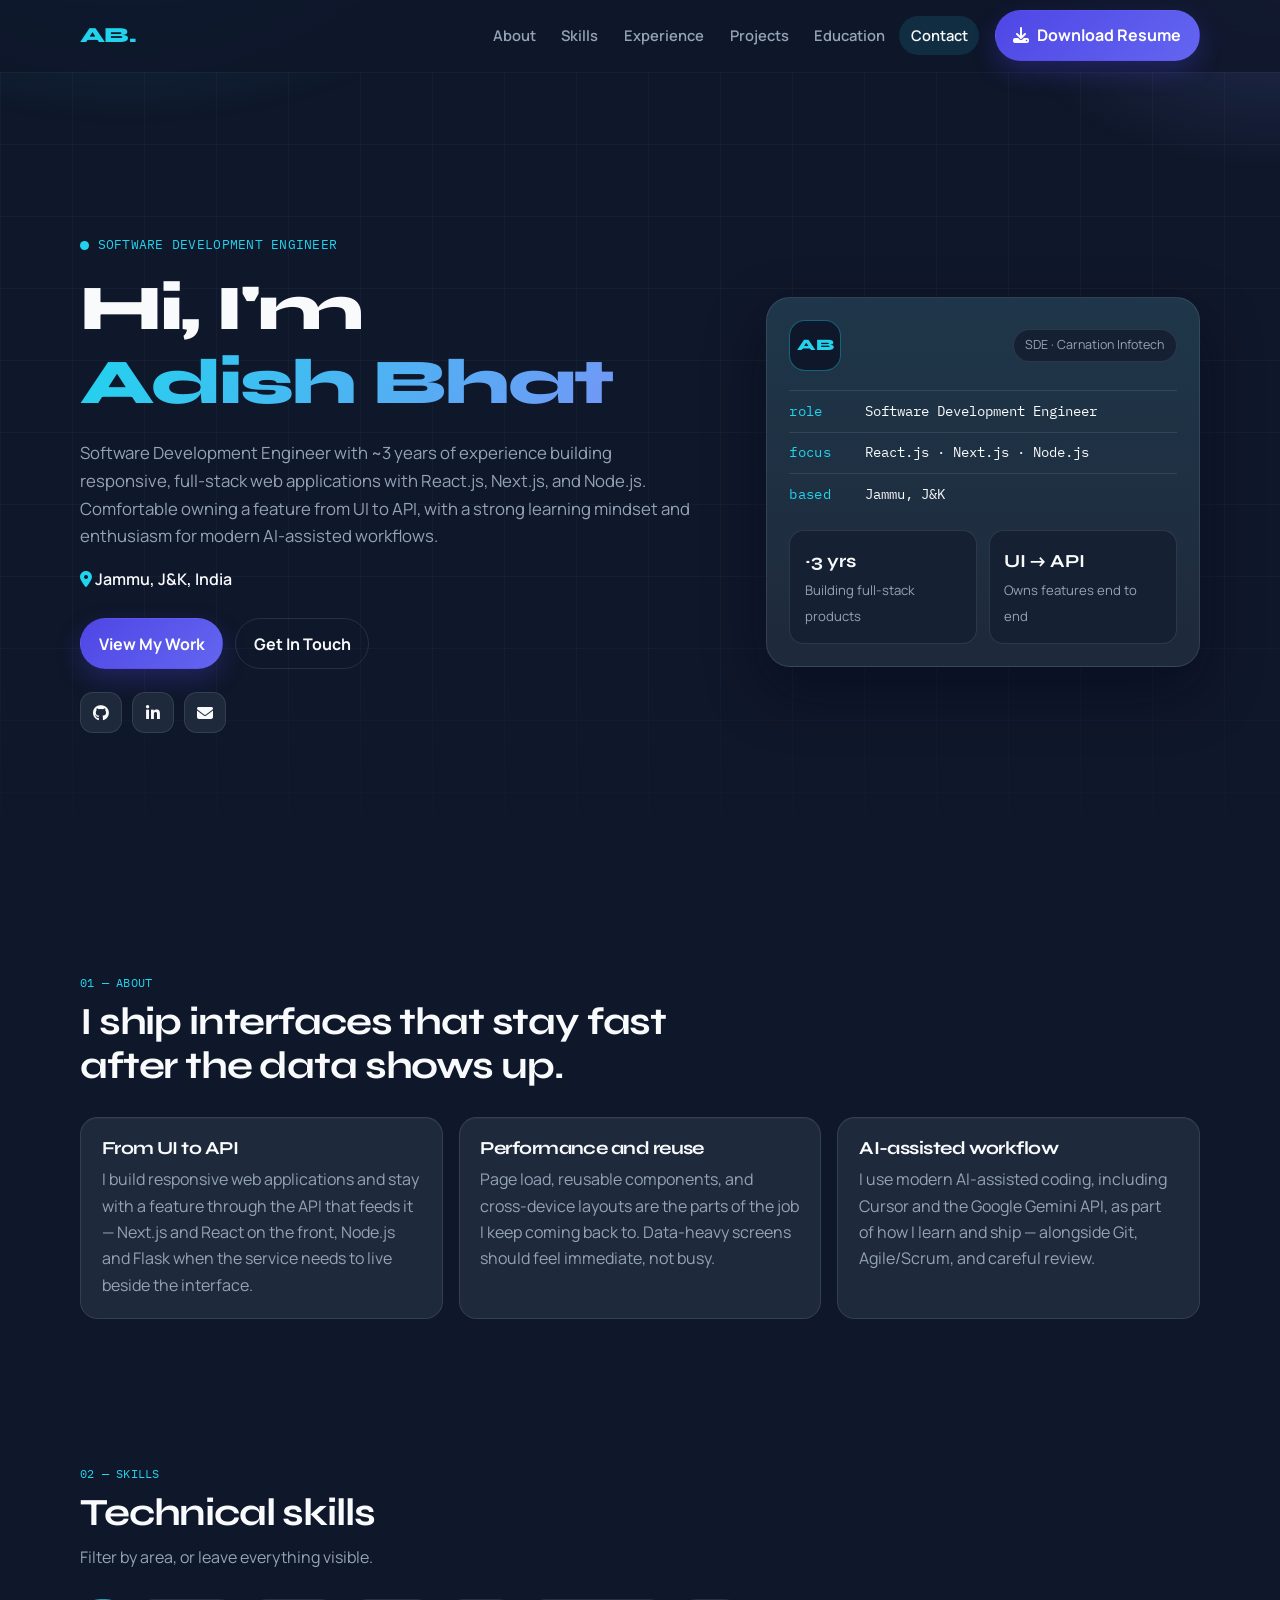
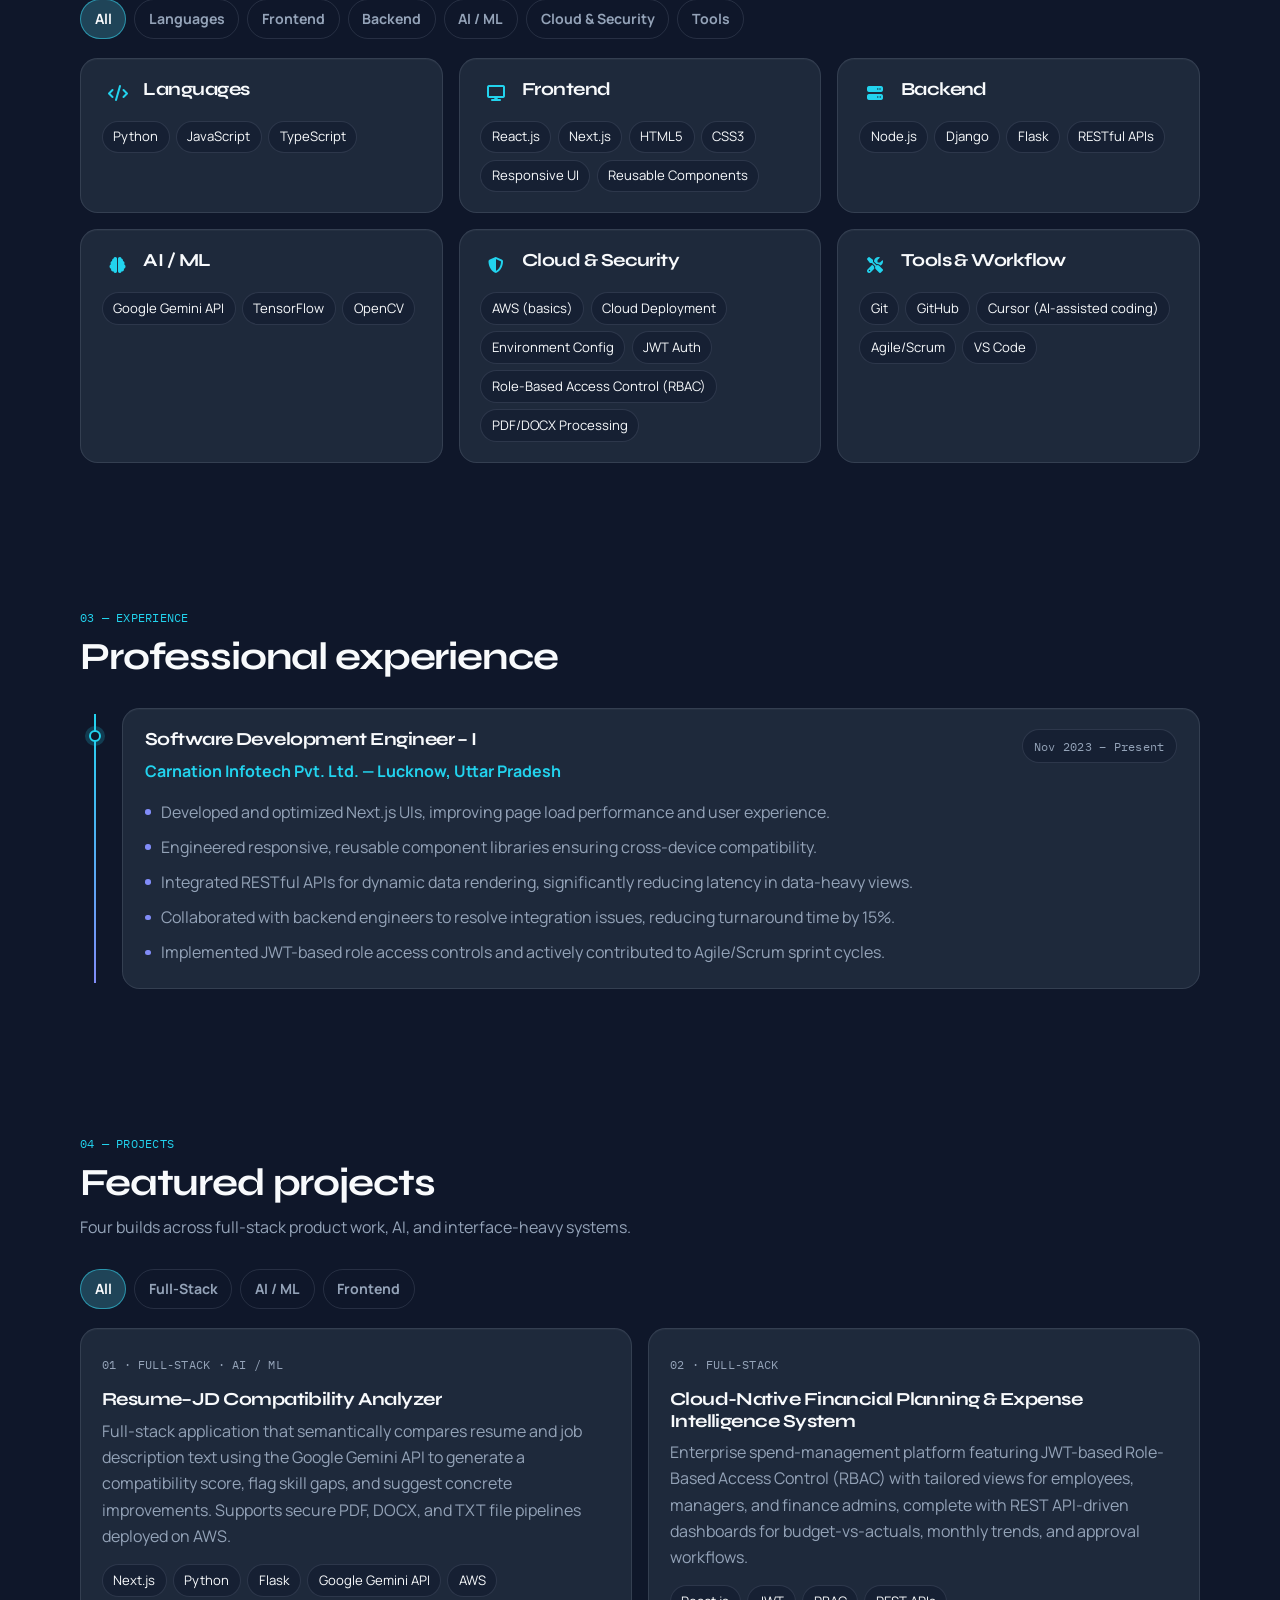
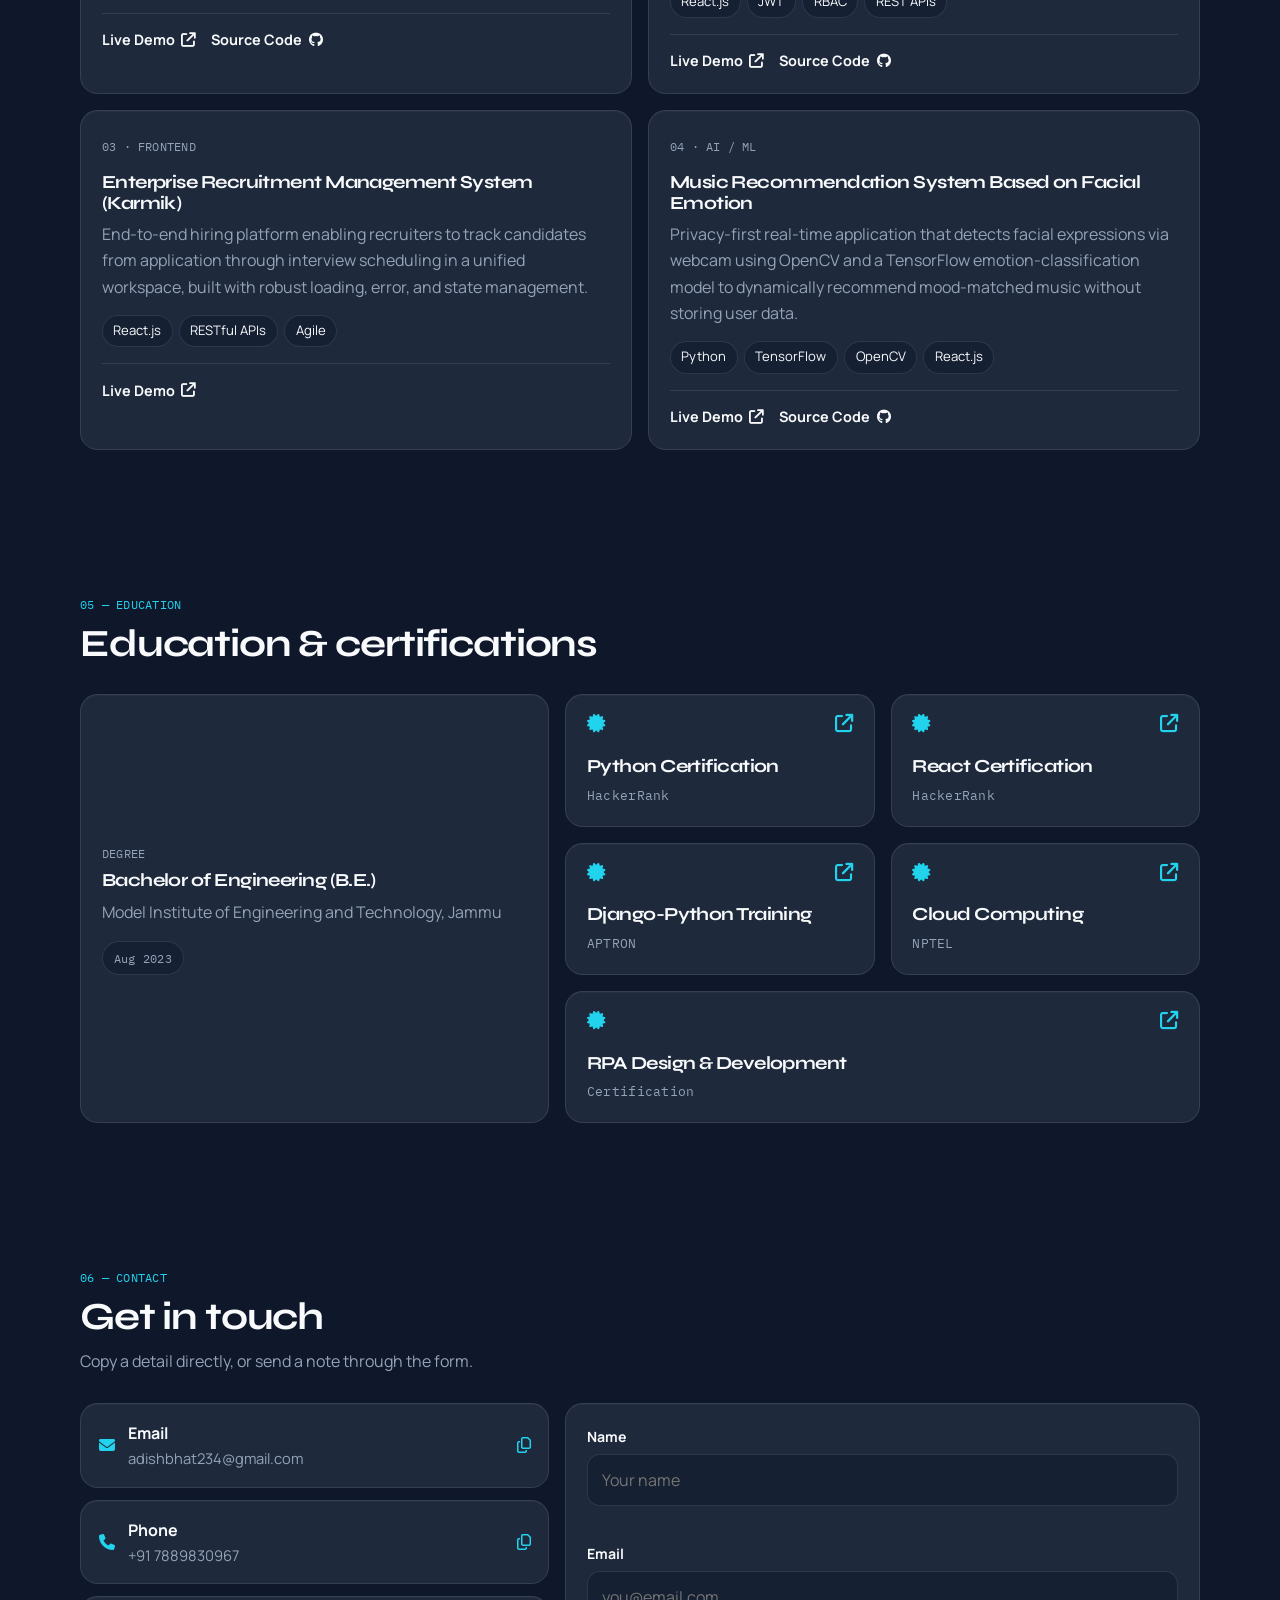
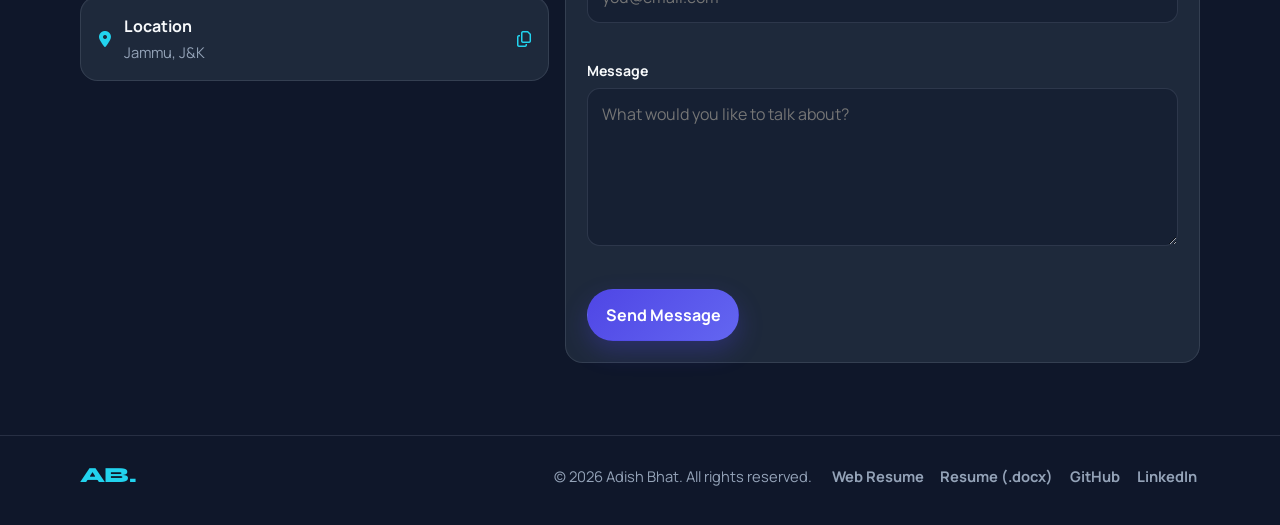
<file: index.html>
<!DOCTYPE html>
<html lang="en">

<head>
  <meta charset="UTF-8">
  <meta name="viewport" content="width=device-width, initial-scale=1.0">
  <meta name="description"
    content="Adish Bhat — Software Development Engineer building full-stack web applications with React.js, Next.js, and Node.js. Based in Jammu, J&K.">
  <meta name="author" content="Adish Bhat">
  <title>Portfolio · Software Development Engineer</title>

  <link rel="preconnect" href="https://fonts.googleapis.com">
  <link rel="preconnect" href="https://fonts.gstatic.com" crossorigin>
  <link
    href="https://fonts.googleapis.com/css2?family=IBM+Plex+Mono:wght@400;500&family=Manrope:wght@400;500;600;700&family=Syne:wght@600;700;800&display=swap"
    rel="stylesheet">
  <link rel="stylesheet" href="https://cdnjs.cloudflare.com/ajax/libs/font-awesome/6.5.2/css/all.min.css">
  <link rel="stylesheet" href="style.css">
  <link rel="icon"
    href="data:image/svg+xml,%3Csvg xmlns='http://www.w3.org/2000/svg' viewBox='0 0 64 64'%3E%3Crect width='64' height='64' rx='14' fill='%230f172a'/%3E%3Ctext x='32' y='42' text-anchor='middle' font-family='Georgia' font-size='26' fill='%2322d3ee'%3EAB%3C/text%3E%3C/svg%3E">
</head>

<body>
  <a class="skip-link" href="#main">Skip to content</a>

  <!-- Sticky navigation -->
  <header class="nav" id="top">
    <div class="nav-inner">
      <a class="brand" href="#top" aria-label="Adish Bhat, back to top">
        <span class="brand-mark">AB.</span>
      </a>

      <nav class="nav-links" id="nav-links" aria-label="Primary">
        <a href="#about">About</a>
        <a href="#skills">Skills</a>
        <a href="#experience">Experience</a>
        <a href="#projects">Projects</a>
        <a href="#education">Education</a>
        <a href="#contact">Contact</a>
      </nav>

      <div class="nav-actions">
        <a class="btn btn-primary btn-resume" href="assets/download/Resume.docx" download="Adish_Bhat_Resume.docx">
          <i class="fa-solid fa-download" aria-hidden="true"></i>
          <span class="btn-label-full">Download Resume</span>
          <span class="btn-label-short">Resume</span>
        </a>
        <button class="icon-btn nav-toggle" id="nav-toggle" type="button" aria-label="Open menu" aria-expanded="false"
          aria-controls="nav-links">
          <i class="fa-solid fa-bars" aria-hidden="true"></i>
        </button>
      </div>
    </div>
  </header>

  <main id="main">
    <!-- Hero -->
    <section class="hero" aria-labelledby="hero-heading">
      <div class="hero-copy">
        <p class="eyebrow">
          <span class="pulse" aria-hidden="true"></span>
          Software Development Engineer
        </p>
        <h1 id="hero-heading">Hi, I'm <span>Adish Bhat</span></h1>
        <p class="lede">
          Software Development Engineer with ~3 years of experience building responsive, full-stack web applications
          with React.js, Next.js, and Node.js. Comfortable owning a feature from UI to API, with a strong learning
          mindset and enthusiasm for modern AI-assisted workflows.
        </p>
        <p class="location">
          <i class="fa-solid fa-location-dot" aria-hidden="true"></i>
          Jammu, J&amp;K, India
        </p>
        <div class="hero-actions">
          <a class="btn btn-primary" href="#projects">View My Work</a>
          <a class="btn btn-ghost" href="#contact">Get In Touch</a>
        </div>
        <ul class="socials" aria-label="Social profiles">
          <li>
            <a href="https://github.com/aadishh" target="_blank" rel="noopener noreferrer" aria-label="GitHub">
              <i class="fa-brands fa-github" aria-hidden="true"></i>
            </a>
          </li>
          <li>
            <a href="https://linkedin.com/in/adish-bhat23" target="_blank" rel="noopener noreferrer"
              aria-label="LinkedIn">
              <i class="fa-brands fa-linkedin-in" aria-hidden="true"></i>
            </a>
          </li>
          <li>
            <a href="mailto:adishbhat234@gmail.com" aria-label="Email">
              <i class="fa-solid fa-envelope" aria-hidden="true"></i>
            </a>
          </li>
        </ul>
      </div>

      <aside class="hero-card" aria-label="Profile snapshot">
        <div class="hero-card-top">
          <span class="monogram">AB</span>
          <span class="status">SDE · Carnation Infotech</span>
        </div>
        <p class="terminal-line"><span>role</span> Software Development Engineer</p>
        <p class="terminal-line"><span>focus</span> React.js · Next.js · Node.js</p>
        <p class="terminal-line"><span>based</span> Jammu, J&amp;K</p>
        <div class="hero-metrics">
          <div>
            <strong>~3 yrs</strong>
            <span>Building full-stack products</span>
          </div>
          <div>
            <strong>UI → API</strong>
            <span>Owns features end to end</span>
          </div>
        </div>
      </aside>
    </section>

    <!-- About -->
    <section class="section" id="about" aria-labelledby="about-heading">
      <div class="section-head reveal">
        <p class="kicker">01 — About</p>
        <h2 id="about-heading">I ship interfaces that stay fast after the data shows up.</h2>
      </div>
      <div class="about-grid">
        <article class="panel reveal">
          <h3>From UI to API</h3>
          <p>I build responsive web applications and stay with a feature through the API that feeds it — Next.js and
            React on the front, Node.js and Flask when the service needs to live beside the interface.</p>
        </article>
        <article class="panel reveal">
          <h3>Performance and reuse</h3>
          <p>Page load, reusable components, and cross-device layouts are the parts of the job I keep coming back to.
            Data-heavy screens should feel immediate, not busy.</p>
        </article>
        <article class="panel reveal">
          <h3>AI-assisted workflow</h3>
          <p>I use modern AI-assisted coding, including Cursor and the Google Gemini API, as part of how I learn and
            ship — alongside Git, Agile/Scrum, and careful review.</p>
        </article>
      </div>
    </section>

    <!-- Skills -->
    <section class="section" id="skills" aria-labelledby="skills-heading">
      <div class="section-head reveal">
        <p class="kicker">02 — Skills</p>
        <h2 id="skills-heading">Technical skills</h2>
        <p>Filter by area, or leave everything visible.</p>
      </div>

      <div class="filters reveal" id="skill-filters" role="toolbar" aria-label="Filter skills">
        <button type="button" class="chip is-active" data-skill-filter="all" aria-pressed="true">All</button>
        <button type="button" class="chip" data-skill-filter="languages" aria-pressed="false">Languages</button>
        <button type="button" class="chip" data-skill-filter="frontend" aria-pressed="false">Frontend</button>
        <button type="button" class="chip" data-skill-filter="backend" aria-pressed="false">Backend</button>
        <button type="button" class="chip" data-skill-filter="ai" aria-pressed="false">AI / ML</button>
        <button type="button" class="chip" data-skill-filter="cloud" aria-pressed="false">Cloud &amp; Security</button>
        <button type="button" class="chip" data-skill-filter="tools" aria-pressed="false">Tools</button>
      </div>

      <div class="skill-grid" id="skill-grid">
        <article class="skill-card reveal" data-skill="languages">
          <header>
            <i class="fa-solid fa-code" aria-hidden="true"></i>
            <h3>Languages</h3>
          </header>
          <ul>
            <li>Python</li>
            <li>JavaScript</li>
            <li>TypeScript</li>
          </ul>
        </article>
        <article class="skill-card reveal" data-skill="frontend">
          <header>
            <i class="fa-solid fa-display" aria-hidden="true"></i>
            <h3>Frontend</h3>
          </header>
          <ul>
            <li>React.js</li>
            <li>Next.js</li>
            <li>HTML5</li>
            <li>CSS3</li>
            <li>Responsive UI</li>
            <li>Reusable Components</li>
          </ul>
        </article>
        <article class="skill-card reveal" data-skill="backend">
          <header>
            <i class="fa-solid fa-server" aria-hidden="true"></i>
            <h3>Backend</h3>
          </header>
          <ul>
            <li>Node.js</li>
            <li>Django</li>
            <li>Flask</li>
            <li>RESTful APIs</li>
          </ul>
        </article>
        <article class="skill-card reveal" data-skill="ai">
          <header>
            <i class="fa-solid fa-brain" aria-hidden="true"></i>
            <h3>AI / ML</h3>
          </header>
          <ul>
            <li>Google Gemini API</li>
            <li>TensorFlow</li>
            <li>OpenCV</li>
          </ul>
        </article>
        <article class="skill-card reveal" data-skill="cloud">
          <header>
            <i class="fa-solid fa-shield-halved" aria-hidden="true"></i>
            <h3>Cloud &amp; Security</h3>
          </header>
          <ul>
            <li>AWS (basics)</li>
            <li>Cloud Deployment</li>
            <li>Environment Config</li>
            <li>JWT Auth</li>
            <li>Role-Based Access Control (RBAC)</li>
            <li>PDF/DOCX Processing</li>
          </ul>
        </article>
        <article class="skill-card reveal" data-skill="tools">
          <header>
            <i class="fa-solid fa-screwdriver-wrench" aria-hidden="true"></i>
            <h3>Tools &amp; Workflow</h3>
          </header>
          <ul>
            <li>Git</li>
            <li>GitHub</li>
            <li>Cursor (AI-assisted coding)</li>
            <li>Agile/Scrum</li>
            <li>VS Code</li>
          </ul>
        </article>
      </div>
    </section>

    <!-- Experience -->
    <section class="section" id="experience" aria-labelledby="experience-heading">
      <div class="section-head reveal">
        <p class="kicker">03 — Experience</p>
        <h2 id="experience-heading">Professional experience</h2>
      </div>

      <ol class="timeline">
        <li class="timeline-item reveal">
          <div class="timeline-marker" aria-hidden="true"></div>
          <article class="timeline-card">
            <header class="timeline-head">
              <div>
                <h3>Software Development Engineer – I</h3>
                <p class="company">Carnation Infotech Pvt. Ltd. — Lucknow, Uttar Pradesh</p>
              </div>
              <p class="duration">Nov 2023 – Present</p>
            </header>
            <ul>
              <li>Developed and optimized Next.js UIs, improving page load performance and user experience.</li>
              <li>Engineered responsive, reusable component libraries ensuring cross-device compatibility.</li>
              <li>Integrated RESTful APIs for dynamic data rendering, significantly reducing latency in data-heavy
                views.</li>
              <li>Collaborated with backend engineers to resolve integration issues, reducing turnaround time by 15%.
              </li>
              <li>Implemented JWT-based role access controls and actively contributed to Agile/Scrum sprint cycles.</li>
            </ul>
          </article>
        </li>
      </ol>
    </section>

    <!-- Projects -->
    <section class="section" id="projects" aria-labelledby="projects-heading">
      <div class="section-head reveal">
        <p class="kicker">04 — Projects</p>
        <h2 id="projects-heading">Featured projects</h2>
        <p>Four builds across full-stack product work, AI, and interface-heavy systems.</p>
      </div>

      <div class="filters reveal" id="project-filters" role="toolbar" aria-label="Filter projects">
        <button type="button" class="chip is-active" data-project-filter="all" aria-pressed="true">All</button>
        <button type="button" class="chip" data-project-filter="fullstack" aria-pressed="false">Full-Stack</button>
        <button type="button" class="chip" data-project-filter="ai" aria-pressed="false">AI / ML</button>
        <button type="button" class="chip" data-project-filter="frontend" aria-pressed="false">Frontend</button>
      </div>

      <div class="project-grid" id="project-grid">
        <article class="project-card reveal" data-categories="fullstack ai">
          <p class="project-index">01 · Full-Stack · AI / ML</p>
          <h3>Resume–JD Compatibility Analyzer</h3>
          <p>Full-stack application that semantically compares resume and job description text using the Google Gemini
            API to generate a compatibility score, flag skill gaps, and suggest concrete improvements. Supports secure
            PDF, DOCX, and TXT file pipelines deployed on AWS.</p>
          <ul class="tags" aria-label="Technologies">
            <li>Next.js</li>
            <li>Python</li>
            <li>Flask</li>
            <li>Google Gemini API</li>
            <li>AWS</li>
          </ul>
          <div class="project-links">
            <a href="https://resume-jd-matcher-r5nw.onrender.com/" target="_blank" rel="noopener noreferrer">Live Demo <i class="fa-solid fa-arrow-up-right-from-square"
                aria-hidden="true"></i></a>
            <a href="https://github.com/aadishh/Resume-JD-Matcher" data-placeholder="Source code">Source Code <i class="fa-brands fa-github"
                aria-hidden="true"></i></a>
          </div>
        </article>

        <article class="project-card reveal" data-categories="fullstack">
          <p class="project-index">02 · Full-Stack</p>
          <h3>Cloud-Native Financial Planning &amp; Expense Intelligence System</h3>
          <p>Enterprise spend-management platform featuring JWT-based Role-Based Access Control (RBAC) with tailored
            views for employees, managers, and finance admins, complete with REST API-driven dashboards for
            budget-vs-actuals, monthly trends, and approval workflows.</p>
          <ul class="tags" aria-label="Technologies">
            <li>React.js</li>
            <li>JWT</li>
            <li>RBAC</li>
            <li>REST APIs</li>
          </ul>
          <div class="project-links">
            <a href="#" data-placeholder="Live demo">Live Demo <i class="fa-solid fa-arrow-up-right-from-square"
                aria-hidden="true"></i></a>
            <a href="#" data-placeholder="Source code">Source Code <i class="fa-brands fa-github"
                aria-hidden="true"></i></a>
          </div>
        </article>

        <article class="project-card reveal" data-categories="frontend fullstack">
          <p class="project-index">03 · Frontend</p>
          <h3>Enterprise Recruitment Management System (Karmik)</h3>
          <p>End-to-end hiring platform enabling recruiters to track candidates from application through interview
            scheduling in a unified workspace, built with robust loading, error, and state management.</p>
          <ul class="tags" aria-label="Technologies">
            <li>React.js</li>
            <li>RESTful APIs</li>
            <li>Agile</li>
          </ul>
          <div class="project-links">
            <a href="https://karmik.carnationinfotech.com/" target="_blank" rel="noopener noreferrer"
              aria-label="Live Demo for Enterprise Recruitment Management System - Karmik (opens in new tab)">Live Demo
              <i class="fa-solid fa-arrow-up-right-from-square" aria-hidden="true"></i></a>
          </div>
        </article>

        <article class="project-card reveal" data-categories="ai frontend">
          <p class="project-index">04 · AI / ML</p>
          <h3>Music Recommendation System Based on Facial Emotion</h3>
          <p>Privacy-first real-time application that detects facial expressions via webcam using OpenCV and a
            TensorFlow emotion-classification model to dynamically recommend mood-matched music without storing user
            data.</p>
          <ul class="tags" aria-label="Technologies">
            <li>Python</li>
            <li>TensorFlow</li>
            <li>OpenCV</li>
            <li>React.js</li>
          </ul>
          <div class="project-links">
                <a href="https://music-reccomandation-system-kak5.onrender.com/" target="_blank" rel="noopener noreferrer">Live Demo <i class="fa-solid fa-arrow-up-right-from-square"
                aria-hidden="true"></i></a>
            <a href="https://github.com/aadishh/Music-reccomandation-system" data-placeholder="Source code">Source Code <i class="fa-brands fa-github"
                aria-hidden="true"></i></a>
          </div>
        </article>
      </div>
      <p class="empty-state" id="project-empty" hidden>No projects in this category yet.</p>
    </section>

    <!-- Education -->
    <section class="section" id="education" aria-labelledby="education-heading">
      <div class="section-head reveal">
        <p class="kicker">05 — Education</p>
        <h2 id="education-heading">Education &amp; certifications</h2>
      </div>

      <div class="education-layout">
        <article class="panel degree-card reveal">
          <p class="kicker">Degree</p>
          <h3>Bachelor of Engineering (B.E.)</h3>
          <p>Model Institute of Engineering and Technology, Jammu</p>
          <p class="duration">Aug 2023</p>
        </article>

        <div class="cert-grid">
          <a class="cert-card reveal"
            href="https://drive.google.com/file/d/1W2PvKlRBzex_VDO_YV6hxVFyDGB8Qcsu/view?usp=sharing" target="_blank"
            rel="noopener noreferrer" aria-label="Python Certification on Google Drive (opens in new tab)">
            <div class="cert-card-top">
              <i class="fa-solid fa-certificate" aria-hidden="true"></i>
              <i class="fa-solid fa-arrow-up-right-from-square cert-link-icon" aria-hidden="true"></i>
            </div>
            <h3>Python Certification</h3>
            <p>HackerRank</p>
          </a>
          <a class="cert-card reveal" href="https://www.hackerrank.com/certificates/00259a9f4c8c" target="_blank"
            rel="noopener noreferrer" aria-label="React Certification on HackerRank (opens in new tab)">
            <div class="cert-card-top">
              <i class="fa-solid fa-certificate" aria-hidden="true"></i>
              <i class="fa-solid fa-arrow-up-right-from-square cert-link-icon" aria-hidden="true"></i>
            </div>
            <h3>React Certification</h3>
            <p>HackerRank</p>
          </a>
          <a class="cert-card reveal"
            href="https://drive.google.com/file/d/1dE4iMDU3e2bI1ncqhz3t4qRqzxUFXQaa/view?usp=sharing" target="_blank"
            rel="noopener noreferrer"
            aria-label="Django-Python Training Certificate on Google Drive (opens in new tab)">
            <div class="cert-card-top">
              <i class="fa-solid fa-certificate" aria-hidden="true"></i>
              <i class="fa-solid fa-arrow-up-right-from-square cert-link-icon" aria-hidden="true"></i>
            </div>
            <h3>Django-Python Training</h3>
            <p>APTRON</p>
          </a>
          <a class="cert-card reveal"
            href="https://drive.google.com/file/d/1UHP1LNFuqEI7Ptqe7XujYix7TDicYJG-/view?usp=sharing" target="_blank"
            rel="noopener noreferrer" aria-label="Cloud Computing Certification on Google Drive (opens in new tab)">
            <div class="cert-card-top">
              <i class="fa-solid fa-certificate" aria-hidden="true"></i>
              <i class="fa-solid fa-arrow-up-right-from-square cert-link-icon" aria-hidden="true"></i>
            </div>
            <h3>Cloud Computing</h3>
            <p>NPTEL</p>
          </a>
          <a class="cert-card reveal"
            href="https://drive.google.com/file/d/1CPJyJ7tso8vZ-TXYsphq7DwU17N8cLd1/view?usp=sharing" target="_blank"
            rel="noopener noreferrer"
            aria-label="RPA Design and Development Certification on Google Drive (opens in new tab)">
            <div class="cert-card-top">
              <i class="fa-solid fa-certificate" aria-hidden="true"></i>
              <i class="fa-solid fa-arrow-up-right-from-square cert-link-icon" aria-hidden="true"></i>
            </div>
            <h3>RPA Design &amp; Development</h3>
            <p>Certification</p>
          </a>
        </div>
      </div>
    </section>

    <!-- Contact -->
    <section class="section" id="contact" aria-labelledby="contact-heading">
      <div class="section-head reveal">
        <p class="kicker">06 — Contact</p>
        <h2 id="contact-heading">Get in touch</h2>
        <p>Copy a detail directly, or send a note through the form.</p>
      </div>

      <div class="contact-layout">
        <div class="contact-cards">
          <button class="contact-card reveal" type="button" data-copy="adishbhat234@gmail.com">
            <i class="fa-solid fa-envelope" aria-hidden="true"></i>
            <span>
              <strong>Email</strong>
              <span>adishbhat234@gmail.com</span>
            </span>
            <i class="fa-regular fa-copy copy-icon" aria-hidden="true"></i>
          </button>
          <button class="contact-card reveal" type="button" data-copy="+91 7889830967">
            <i class="fa-solid fa-phone" aria-hidden="true"></i>
            <span>
              <strong>Phone</strong>
              <span>+91 7889830967</span>
            </span>
            <i class="fa-regular fa-copy copy-icon" aria-hidden="true"></i>
          </button>
          <button class="contact-card reveal" type="button" data-copy="Jammu, J&K">
            <i class="fa-solid fa-location-dot" aria-hidden="true"></i>
            <span>
              <strong>Location</strong>
              <span>Jammu, J&amp;K</span>
            </span>
            <i class="fa-regular fa-copy copy-icon" aria-hidden="true"></i>
          </button>
        </div>

        <div class="panel form-panel reveal">
          <form id="contact-form" novalidate>
            <div class="field">
              <label for="name">Name</label>
              <input id="name" name="name" type="text" autocomplete="name" required placeholder="Your name">
              <p class="field-error" id="name-error" role="alert"></p>
            </div>
            <div class="field">
              <label for="email">Email</label>
              <input id="email" name="email" type="email" autocomplete="email" required placeholder="you@email.com">
              <p class="field-error" id="email-error" role="alert"></p>
            </div>
            <div class="field">
              <label for="message">Message</label>
              <textarea id="message" name="message" rows="5" required
                placeholder="What would you like to talk about?"></textarea>
              <p class="field-error" id="message-error" role="alert"></p>
            </div>
            <button class="btn btn-primary" type="submit">Send Message</button>
          </form>

          <div class="form-success" id="form-success" hidden>
            <i class="fa-solid fa-circle-check" aria-hidden="true"></i>
            <h3>Message ready</h3>
            <p>Thanks — this page stores nothing on a server. Open your email app to send it to Adish, or write another
              note.</p>
            <div class="hero-actions">
              <a class="btn btn-primary" id="mailto-link" href="mailto:adishbhat234@gmail.com">Open email</a>
              <button class="btn btn-ghost" id="reset-form" type="button">Write another</button>
            </div>
          </div>
        </div>
      </div>
    </section>
  </main>

  <footer class="footer">
    <div class="footer-inner">
      <a class="brand" href="#top" aria-label="Back to top">
        <span class="brand-mark">AB.</span>
      </a>
      <p>© <span id="year">2026</span> Adish Bhat. All rights reserved.</p>
      <ul class="socials" aria-label="Footer links">
        <li>
          <a href="resume.html">Web Resume</a>
        </li>
        <li>
          <a href="assets/download/Resume.docx" download="Adish_Bhat_Resume.docx">Resume (.docx)</a>
        </li>
        <li>
          <a href="https://github.com/aadishh" target="_blank" rel="noopener noreferrer">GitHub</a>
        </li>
        <li>
          <a href="https://linkedin.com/in/adish-bhat23" target="_blank" rel="noopener noreferrer">LinkedIn</a>
        </li>
      </ul>
    </div>
  </footer>

  <div class="toast" id="toast" role="status" aria-live="polite"></div>

  <script src="script.js"></script>
</body>

</html>
</file>
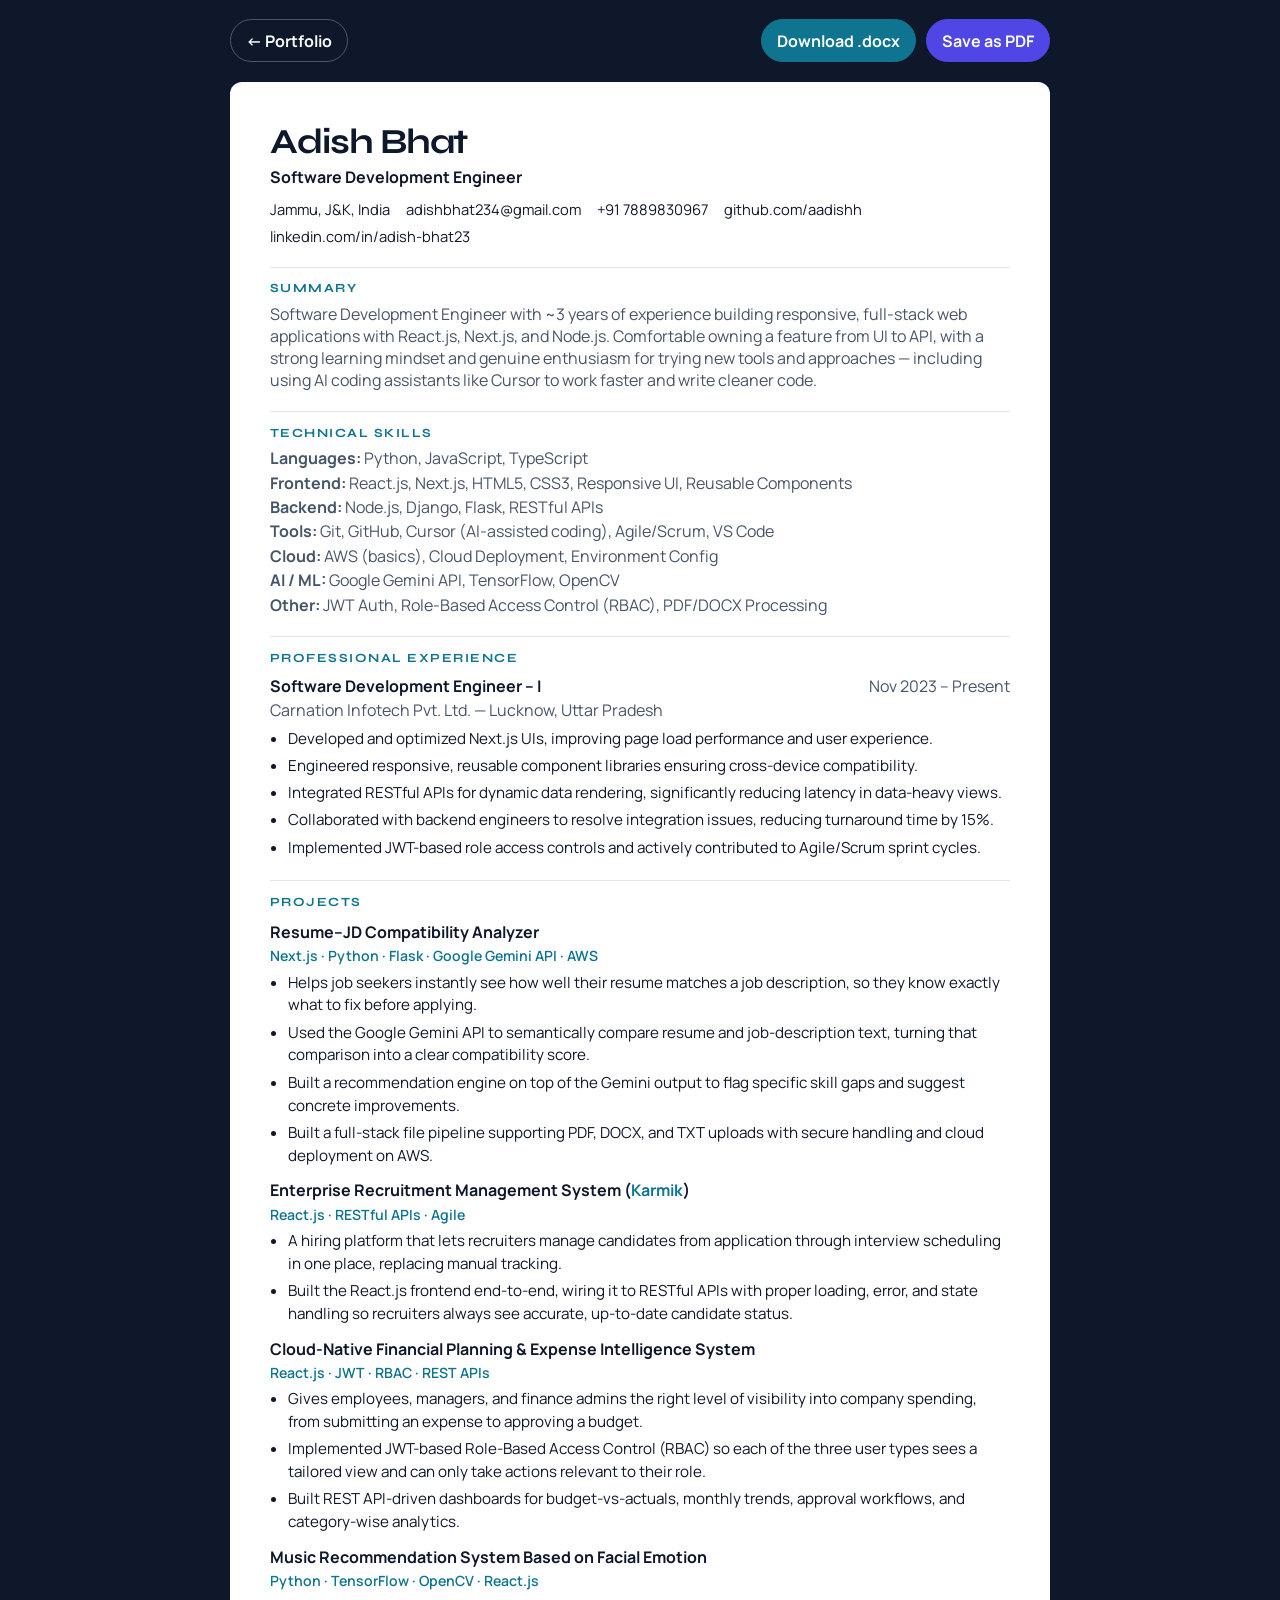
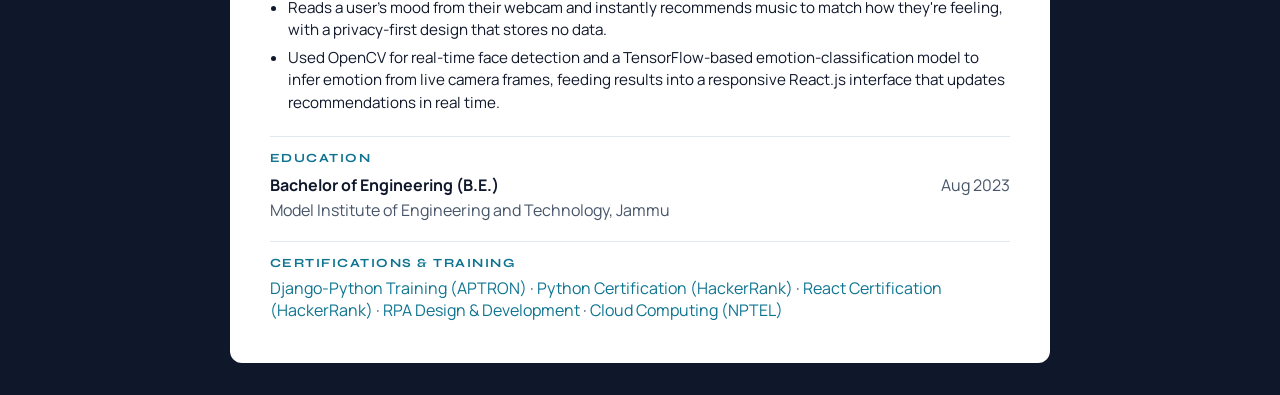
<file: resume.html>
<!DOCTYPE html>
<html lang="en">
<head>
  <meta charset="UTF-8">
  <meta name="viewport" content="width=device-width, initial-scale=1.0">
  <title>Adish Bhat — Resume</title>
  <link rel="preconnect" href="https://fonts.googleapis.com">
  <link rel="preconnect" href="https://fonts.gstatic.com" crossorigin>
  <link href="https://fonts.googleapis.com/css2?family=Manrope:wght@400;500;600;700;800&family=Syne:wght@700;800&display=swap" rel="stylesheet">
  <style>
    :root {
      --ink: #0f172a;
      --muted: #475569;
      --line: #e2e8f0;
      --accent: #0e7490;
    }

    * { box-sizing: border-box; }

    body {
      margin: 0;
      font-family: "Manrope", sans-serif;
      background: #0f172a;
      color: var(--ink);
    }

    .toolbar {
      width: min(820px, calc(100% - 2rem));
      margin: 1.2rem auto;
      display: flex;
      justify-content: space-between;
      align-items: center;
      gap: 1rem;
      color: #e2e8f0;
    }

    .toolbar a,
    .toolbar button {
      font: inherit;
      font-weight: 700;
      border-radius: 999px;
      padding: 0.6rem 0.95rem;
      border: 1px solid rgba(226, 232, 240, 0.3);
      background: transparent;
      color: #f8fafc;
      text-decoration: none;
      cursor: pointer;
    }

    .toolbar-actions {
      display: flex;
      align-items: center;
      gap: 0.6rem;
    }

    .toolbar .btn-docx {
      background: #0e7490;
      border-color: #0e7490;
    }

    .toolbar button {
      background: #4f46e5;
      border-color: #4f46e5;
    }

    .sheet {
      width: min(820px, calc(100% - 2rem));
      margin: 0 auto 2rem;
      background: #fff;
      padding: 2.4rem 2.5rem 2.6rem;
      border-radius: 12px;
    }

    h1, h2 { font-family: "Syne", sans-serif; margin: 0; letter-spacing: -0.03em; }
    h1 { font-size: 2.2rem; }
    h2 {
      font-size: 0.78rem;
      text-transform: uppercase;
      letter-spacing: 0.12em;
      color: var(--accent);
      margin: 1.3rem 0 0.45rem;
      border-top: 1px solid var(--line);
      padding-top: 0.8rem;
    }

    .role { margin: 0.2rem 0 0; font-weight: 700; }
    .meta, .muted { color: var(--muted); margin: 0.15rem 0 0; }
    .sheet a { color: var(--accent); text-decoration: none; }
    .sheet a:hover { text-decoration: underline; }
    .contact { display: flex; flex-wrap: wrap; gap: 0.4rem 1rem; margin-top: 0.7rem; font-size: 0.92rem; }
    .contact a { color: inherit; }
    .contact a:hover { color: var(--accent); }
    .job { display: flex; justify-content: space-between; gap: 1rem; align-items: baseline; }
    .project-entry { margin-top: 0.75rem; }
    .project-entry strong { display: block; margin-bottom: 0.1rem; }
    ul { margin: 0.4rem 0 0; padding-left: 1.1rem; }
    li { margin: 0.28rem 0; font-size: 0.95rem; line-height: 1.5; }
    .tags { margin: 0.2rem 0 0.35rem; font-size: 0.88rem; color: var(--accent); font-weight: 600; }

    @media print {
      body { background: #fff; }
      .toolbar { display: none; }
      .sheet { width: auto; margin: 0; border-radius: 0; padding: 0; }
      a { color: inherit; text-decoration: none; }
    }

    @media (max-width: 640px) {
      .sheet { padding: 1.4rem; }
      .job { flex-direction: column; gap: 0.15rem; }
      .toolbar { flex-direction: column; align-items: stretch; }
      .toolbar-actions { justify-content: flex-end; }
    }
  </style>
</head>
<body>
  <div class="toolbar">
    <a href="index.html">← Portfolio</a>
    <div class="toolbar-actions">
      <a class="btn-docx" href="assets/download/Resume.docx" download="Adish_Bhat_Resume.docx">Download .docx</a>
      <button type="button" onclick="window.print()">Save as PDF</button>
    </div>
  </div>

  <article class="sheet">
    <header>
      <h1>Adish Bhat</h1>
      <p class="role">Software Development Engineer</p>
      <div class="contact">
        <span>Jammu, J&amp;K, India</span>
        <a href="mailto:adishbhat234@gmail.com">adishbhat234@gmail.com</a>
        <a href="tel:+917889830967">+91 7889830967</a>
        <a href="https://github.com/aadishh" target="_blank" rel="noopener noreferrer">github.com/aadishh</a>
        <a href="https://linkedin.com/in/adish-bhat23" target="_blank" rel="noopener noreferrer">linkedin.com/in/adish-bhat23</a>
      </div>
    </header>

    <h2>Summary</h2>
    <p class="muted">Software Development Engineer with ~3 years of experience building responsive, full-stack web applications with React.js, Next.js, and Node.js. Comfortable owning a feature from UI to API, with a strong learning mindset and genuine enthusiasm for trying new tools and approaches — including using AI coding assistants like Cursor to work faster and write cleaner code.</p>

    <h2>Technical Skills</h2>
    <p class="muted"><strong>Languages:</strong> Python, JavaScript, TypeScript</p>
    <p class="muted"><strong>Frontend:</strong> React.js, Next.js, HTML5, CSS3, Responsive UI, Reusable Components</p>
    <p class="muted"><strong>Backend:</strong> Node.js, Django, Flask, RESTful APIs</p>
    <p class="muted"><strong>Tools:</strong> Git, GitHub, Cursor (AI-assisted coding), Agile/Scrum, VS Code</p>
    <p class="muted"><strong>Cloud:</strong> AWS (basics), Cloud Deployment, Environment Config</p>
    <p class="muted"><strong>AI / ML:</strong> Google Gemini API, TensorFlow, OpenCV</p>
    <p class="muted"><strong>Other:</strong> JWT Auth, Role-Based Access Control (RBAC), PDF/DOCX Processing</p>

    <h2>Professional Experience</h2>
    <div class="job">
      <div>
        <strong>Software Development Engineer – I</strong>
        <p class="meta">Carnation Infotech Pvt. Ltd. — Lucknow, Uttar Pradesh</p>
      </div>
      <p class="meta">Nov 2023 – Present</p>
    </div>
    <ul>
      <li>Developed and optimized Next.js UIs, improving page load performance and user experience.</li>
      <li>Engineered responsive, reusable component libraries ensuring cross-device compatibility.</li>
      <li>Integrated RESTful APIs for dynamic data rendering, significantly reducing latency in data-heavy views.</li>
      <li>Collaborated with backend engineers to resolve integration issues, reducing turnaround time by 15%.</li>
      <li>Implemented JWT-based role access controls and actively contributed to Agile/Scrum sprint cycles.</li>
    </ul>

    <h2>Projects</h2>
    
    <div class="project-entry">
      <strong>Resume–JD Compatibility Analyzer</strong>
      <p class="tags">Next.js · Python · Flask · Google Gemini API · AWS</p>
      <ul>
        <li>Helps job seekers instantly see how well their resume matches a job description, so they know exactly what to fix before applying.</li>
        <li>Used the Google Gemini API to semantically compare resume and job-description text, turning that comparison into a clear compatibility score.</li>
        <li>Built a recommendation engine on top of the Gemini output to flag specific skill gaps and suggest concrete improvements.</li>
        <li>Built a full-stack file pipeline supporting PDF, DOCX, and TXT uploads with secure handling and cloud deployment on AWS.</li>
      </ul>
    </div>

    <div class="project-entry">
      <strong>Enterprise Recruitment Management System (<a href="https://karmik.carnationinfotech.com/" target="_blank" rel="noopener noreferrer">Karmik</a>)</strong>
      <p class="tags">React.js · RESTful APIs · Agile</p>
      <ul>
        <li>A hiring platform that lets recruiters manage candidates from application through interview scheduling in one place, replacing manual tracking.</li>
        <li>Built the React.js frontend end-to-end, wiring it to RESTful APIs with proper loading, error, and state handling so recruiters always see accurate, up-to-date candidate status.</li>
      </ul>
    </div>

    <div class="project-entry">
      <strong>Cloud-Native Financial Planning &amp; Expense Intelligence System</strong>
      <p class="tags">React.js · JWT · RBAC · REST APIs</p>
      <ul>
        <li>Gives employees, managers, and finance admins the right level of visibility into company spending, from submitting an expense to approving a budget.</li>
        <li>Implemented JWT-based Role-Based Access Control (RBAC) so each of the three user types sees a tailored view and can only take actions relevant to their role.</li>
        <li>Built REST API-driven dashboards for budget-vs-actuals, monthly trends, approval workflows, and category-wise analytics.</li>
      </ul>
    </div>

    <div class="project-entry">
      <strong>Music Recommendation System Based on Facial Emotion</strong>
      <p class="tags">Python · TensorFlow · OpenCV · React.js</p>
      <ul>
        <li>Reads a user's mood from their webcam and instantly recommends music to match how they're feeling, with a privacy-first design that stores no data.</li>
        <li>Used OpenCV for real-time face detection and a TensorFlow-based emotion-classification model to infer emotion from live camera frames, feeding results into a responsive React.js interface that updates recommendations in real time.</li>
      </ul>
    </div>

    <h2>Education</h2>
    <div class="job">
      <div>
        <strong>Bachelor of Engineering (B.E.)</strong>
        <p class="meta">Model Institute of Engineering and Technology, Jammu</p>
      </div>
      <p class="meta">Aug 2023</p>
    </div>

    <h2>Certifications &amp; Training</h2>
    <p class="muted">
      <a href="https://drive.google.com/file/d/1dE4iMDU3e2bI1ncqhz3t4qRqzxUFXQaa/view?usp=sharing" target="_blank" rel="noopener noreferrer">Django-Python Training (APTRON)</a> ·
      <a href="https://drive.google.com/file/d/1W2PvKlRBzex_VDO_YV6hxVFyDGB8Qcsu/view?usp=sharing" target="_blank" rel="noopener noreferrer">Python Certification (HackerRank)</a> ·
      <a href="https://www.hackerrank.com/certificates/00259a9f4c8c" target="_blank" rel="noopener noreferrer">React Certification (HackerRank)</a> ·
      <a href="https://drive.google.com/file/d/1CPJyJ7tso8vZ-TXYsphq7DwU17N8cLd1/view?usp=sharing" target="_blank" rel="noopener noreferrer">RPA Design &amp; Development</a> ·
      <a href="https://drive.google.com/file/d/1UHP1LNFuqEI7Ptqe7XujYix7TDicYJG-/view?usp=sharing" target="_blank" rel="noopener noreferrer">Cloud Computing (NPTEL)</a>
    </p>
  </article>
</body>
</html>
</file>
<file: style.css>
/* ==========================================================================
   Adish Bhat — portfolio
   Dark theme.
   ========================================================================== */

:root {
  --bg: #0f172a;
  --bg-elevated: #1e293b;
  --bg-soft: #162033;
  --text: #f8fafc;
  --text-muted: #94a3b8;
  --border: rgba(148, 163, 184, 0.18);
  --accent: #22d3ee;
  --accent-2: #818cf8;
  --accent-deep: #4f46e5;
  --shadow: 0 24px 60px rgba(2, 6, 23, 0.45);
  --nav-h: 4.5rem;
  --radius: 1.1rem;
  --max: 1120px;
  --font: "Manrope", "Segoe UI", sans-serif;
  --display: "Syne", "Manrope", sans-serif;
  --mono: "IBM Plex Mono", ui-monospace, monospace;
  color-scheme: dark;
}

*,
*::before,
*::after {
  box-sizing: border-box;
}

html {
  scroll-behavior: smooth;
}

body {
  margin: 0;
  font-family: var(--font);
  background: var(--bg);
  color: var(--text);
  line-height: 1.65;
  min-height: 100vh;
}

/* Soft grid and two accent glows sit behind the page content. */
body::before {
  content: "";
  position: fixed;
  inset: 0;
  pointer-events: none;
  z-index: -1;
  background:
    radial-gradient(ellipse 50% 40% at 10% -10%, rgba(34, 211, 238, 0.16), transparent 60%),
    radial-gradient(ellipse 40% 35% at 100% 0%, rgba(129, 140, 248, 0.18), transparent 55%),
    linear-gradient(rgba(148, 163, 184, 0.05) 1px, transparent 1px),
    linear-gradient(90deg, rgba(148, 163, 184, 0.05) 1px, transparent 1px);
  background-size: auto, auto, 72px 72px, 72px 72px;
  mask-image: linear-gradient(to bottom, #000 0%, #000 70%, transparent 100%);
}

img {
  max-width: 100%;
}

a {
  color: inherit;
  text-decoration: none;
}

button,
input,
textarea {
  font: inherit;
  color: inherit;
}

h1, h2, h3, p {
  margin: 0;
}

h1, h2, h3, .brand-mark {
  font-family: var(--display);
  letter-spacing: -0.03em;
  line-height: 1.15;
}

ul, ol {
  margin: 0;
  padding: 0;
  list-style: none;
}

::selection {
  background: rgba(34, 211, 238, 0.35);
  color: var(--text);
}

:focus-visible {
  outline: 2px solid var(--accent);
  outline-offset: 3px;
}

.skip-link {
  position: absolute;
  left: 1rem;
  top: -4rem;
  background: var(--accent-deep);
  color: #fff;
  padding: 0.6rem 0.9rem;
  border-radius: 0.5rem;
  z-index: 20;
}

.skip-link:focus {
  top: 1rem;
}

/* --------------------------------------------------------------------------
   Navigation
   -------------------------------------------------------------------------- */

.nav {
  position: sticky;
  top: 0;
  z-index: 30;
  height: var(--nav-h);
  backdrop-filter: blur(16px);
  background: color-mix(in srgb, var(--bg) 82%, transparent);
  border-bottom: 1px solid transparent;
  transition: border-color 0.25s ease, box-shadow 0.25s ease;
}

.nav.is-scrolled {
  border-bottom-color: var(--border);
  box-shadow: 0 10px 30px rgba(2, 6, 23, 0.12);
}

.nav-inner,
.footer-inner,
.section,
.hero {
  width: min(var(--max), calc(100% - 2.5rem));
  margin-inline: auto;
}

.nav-inner {
  height: 100%;
  display: flex;
  align-items: center;
  gap: 1rem;
}

.brand {
  display: inline-flex;
  align-items: baseline;
  gap: 0.55rem;
  margin-right: auto;
}

.brand-mark {
  color: var(--accent);
  font-size: 1.35rem;
  font-weight: 800;
}

.brand-name {
  font-weight: 700;
  font-size: 0.95rem;
}

.nav-links {
  display: flex;
  align-items: center;
  gap: 0.2rem;
}

.nav-links a {
  color: var(--text-muted);
  font-size: 0.92rem;
  font-weight: 600;
  padding: 0.45rem 0.7rem;
  border-radius: 999px;
  transition: color 0.2s ease, background 0.2s ease;
}

.nav-links a:hover,
.nav-links a.is-active {
  color: var(--text);
  background: color-mix(in srgb, var(--accent) 12%, transparent);
}

.nav-actions {
  display: flex;
  align-items: center;
  gap: 0.55rem;
}

.icon-btn {
  width: 2.5rem;
  height: 2.5rem;
  border-radius: 999px;
  border: 1px solid var(--border);
  background: var(--bg-elevated);
  color: var(--text);
  display: inline-grid;
  place-items: center;
  cursor: pointer;
  transition: transform 0.2s ease, border-color 0.2s ease;
}

.icon-btn:hover {
  transform: translateY(-1px);
  border-color: var(--accent);
}

.nav-toggle {
  display: none;
}

.btn {
  display: inline-flex;
  align-items: center;
  justify-content: center;
  gap: 0.5rem;
  border-radius: 999px;
  padding: 0.72rem 1.1rem;
  border: 1px solid transparent;
  font-weight: 700;
  cursor: pointer;
  transition: transform 0.2s ease, background 0.2s ease, border-color 0.2s ease, color 0.2s ease;
}

.btn:hover {
  transform: translateY(-2px);
}

.btn-primary {
  background: linear-gradient(135deg, var(--accent-deep), #6366f1);
  color: #fff;
  box-shadow: 0 10px 24px rgba(79, 70, 229, 0.28);
}

.btn-primary:hover {
  background: linear-gradient(135deg, #4338ca, #4f46e5);
}

.btn-ghost {
  background: transparent;
  border-color: var(--border);
  color: var(--text);
}

.btn-ghost:hover {
  border-color: var(--accent);
  color: var(--accent);
}

.btn-label-short {
  display: none;
}

/* --------------------------------------------------------------------------
   Hero
   -------------------------------------------------------------------------- */

.hero {
  min-height: calc(100svh - var(--nav-h));
  display: grid;
  grid-template-columns: 1.25fr 0.85fr;
  gap: 3rem;
  align-items: center;
  padding: 3.5rem 0 4rem;
}

.eyebrow,
.kicker,
.project-index,
.duration,
.terminal-line span,
.cert-card p {
  font-family: var(--mono);
  letter-spacing: 0.02em;
}

.eyebrow {
  display: inline-flex;
  align-items: center;
  gap: 0.55rem;
  color: var(--accent);
  font-size: 0.82rem;
  text-transform: uppercase;
  margin-bottom: 1rem;
}

.pulse {
  width: 0.55rem;
  height: 0.55rem;
  border-radius: 50%;
  background: var(--accent);
  box-shadow: 0 0 0 0 rgba(34, 211, 238, 0.7);
  animation: pulse 2s infinite;
}

@keyframes pulse {
  70% { box-shadow: 0 0 0 8px transparent; }
  100% { box-shadow: 0 0 0 0 transparent; }
}

h1 {
  font-size: clamp(2.6rem, 5vw, 4.6rem);
  font-weight: 800;
  max-width: 12ch;
}

h1 span {
  display: block;
  background: linear-gradient(120deg, var(--accent), var(--accent-2));
  -webkit-background-clip: text;
  background-clip: text;
  color: transparent;
}

.lede {
  margin-top: 1.25rem;
  max-width: 62ch;
  color: var(--text-muted);
  font-size: 1.05rem;
}

.location {
  margin-top: 1rem;
  color: var(--text);
  font-weight: 600;
}

.location i,
.contact-card i,
.skill-card header i,
.cert-card i {
  color: var(--accent);
}

.hero-actions {
  display: flex;
  flex-wrap: wrap;
  gap: 0.75rem;
  margin-top: 1.6rem;
}

.socials {
  display: flex;
  gap: 0.65rem;
  margin-top: 1.4rem;
}

.socials a {
  width: 2.6rem;
  height: 2.6rem;
  display: grid;
  place-items: center;
  border-radius: 0.8rem;
  border: 1px solid var(--border);
  background: var(--bg-elevated);
  transition: transform 0.2s ease, border-color 0.2s ease, color 0.2s ease;
}

.socials a:hover {
  transform: translateY(-3px);
  border-color: var(--accent);
  color: var(--accent);
}

.hero-card {
  background: linear-gradient(180deg, color-mix(in srgb, var(--bg-elevated) 92%, var(--accent)), var(--bg-elevated));
  border: 1px solid var(--border);
  border-radius: calc(var(--radius) + 0.4rem);
  padding: 1.4rem;
  box-shadow: var(--shadow);
}

.hero-card-top {
  display: flex;
  align-items: center;
  justify-content: space-between;
  gap: 0.75rem;
  margin-bottom: 1.2rem;
}

.monogram {
  width: 3.2rem;
  height: 3.2rem;
  display: grid;
  place-items: center;
  border-radius: 1rem;
  background: #0f172a;
  color: var(--accent);
  font-family: var(--display);
  font-weight: 800;
  border: 1px solid rgba(34, 211, 238, 0.4);
}

.status,
.duration {
  font-size: 0.78rem;
  color: var(--text-muted);
  border: 1px solid var(--border);
  border-radius: 999px;
  padding: 0.35rem 0.7rem;
  background: var(--bg-soft);
}

.terminal-line {
  font-family: var(--mono);
  font-size: 0.86rem;
  padding: 0.55rem 0;
  border-top: 1px solid var(--border);
}

.terminal-line span {
  display: inline-block;
  min-width: 4.2rem;
  color: var(--accent);
}

.hero-metrics {
  display: grid;
  grid-template-columns: 1fr 1fr;
  gap: 0.75rem;
  margin-top: 1rem;
}

.hero-metrics div {
  background: var(--bg-soft);
  border-radius: 0.9rem;
  padding: 0.9rem;
  border: 1px solid var(--border);
}

.hero-metrics strong {
  display: block;
  font-family: var(--display);
  font-size: 1.15rem;
}

.hero-metrics span {
  color: var(--text-muted);
  font-size: 0.82rem;
}

/* --------------------------------------------------------------------------
   Sections
   -------------------------------------------------------------------------- */

.section {
  padding: 4.5rem 0;
}

.section-head {
  max-width: 40rem;
  margin-bottom: 1.8rem;
}

.kicker {
  color: var(--accent);
  font-size: 0.78rem;
  text-transform: uppercase;
  margin-bottom: 0.45rem;
}

h2 {
  font-size: clamp(1.8rem, 3vw, 2.6rem);
  font-weight: 700;
}

section[id] {
  scroll-margin-top: 5.25rem;
}

.section-head p:last-child {
  color: var(--text-muted);
  margin-top: 0.55rem;
}

.panel,
.skill-card,
.timeline-card,
.project-card,
.cert-card,
.contact-card {
  background: var(--bg-elevated);
  border: 1px solid var(--border);
  border-radius: var(--radius);
  box-shadow: 0 1px 0 rgba(255, 255, 255, 0.03) inset;
}

.about-grid,
.skill-grid,
.project-grid,
.cert-grid {
  display: grid;
  gap: 1rem;
}

.about-grid {
  grid-template-columns: repeat(3, 1fr);
}

.panel,
.skill-card,
.project-card,
.cert-card {
  padding: 1.25rem 1.3rem;
  transition: transform 0.25s ease, border-color 0.25s ease;
}

.panel:hover,
.skill-card:hover,
.project-card:hover,
.cert-card:hover,
.contact-card:hover {
  transform: translateY(-4px);
  border-color: color-mix(in srgb, var(--accent) 55%, var(--border));
}

.panel h3,
.skill-card h3,
.project-card h3,
.cert-card h3,
.timeline-card h3 {
  font-size: 1.15rem;
  margin-bottom: 0.45rem;
}

.panel p,
.project-card p,
.timeline-card li,
.degree-card p {
  color: var(--text-muted);
}

/* Skills */
.filters {
  display: flex;
  flex-wrap: wrap;
  gap: 0.5rem;
  margin-bottom: 1.2rem;
}

.chip {
  border: 1px solid var(--border);
  background: transparent;
  color: var(--text-muted);
  border-radius: 999px;
  padding: 0.45rem 0.85rem;
  cursor: pointer;
  font-weight: 700;
  font-size: 0.88rem;
  transition: background 0.2s ease, color 0.2s ease, border-color 0.2s ease;
}

.chip:hover,
.chip.is-active {
  background: color-mix(in srgb, var(--accent) 16%, var(--bg-elevated));
  color: var(--text);
  border-color: color-mix(in srgb, var(--accent) 50%, var(--border));
}

.skill-grid {
  grid-template-columns: repeat(3, 1fr);
}

.skill-card header {
  display: flex;
  align-items: center;
  gap: 0.6rem;
  margin-bottom: 0.85rem;
}

.skill-card header i {
  width: 2rem;
  text-align: center;
}

.skill-card ul,
.tags {
  display: flex;
  flex-wrap: wrap;
  gap: 0.4rem;
}

.skill-card li,
.tags li {
  background: var(--bg-soft);
  border: 1px solid var(--border);
  border-radius: 999px;
  padding: 0.28rem 0.65rem;
  font-size: 0.82rem;
  color: var(--text);
}

.skill-card.is-hidden,
.project-card.is-hidden {
  display: none;
}

/* Timeline */
.timeline {
  position: relative;
  margin-left: 0.4rem;
}

.timeline::before {
  content: "";
  position: absolute;
  left: 0.45rem;
  top: 0.4rem;
  bottom: 0.4rem;
  width: 2px;
  background: linear-gradient(var(--accent), var(--accent-2));
}

.timeline-item {
  position: relative;
  padding-left: 2.2rem;
}

.timeline-marker {
  position: absolute;
  left: 0.15rem;
  top: 1.4rem;
  width: 0.75rem;
  height: 0.75rem;
  border-radius: 50%;
  background: var(--bg);
  border: 2px solid var(--accent);
  box-shadow: 0 0 0 4px color-mix(in srgb, var(--accent) 20%, transparent);
}

.timeline-card {
  padding: 1.3rem 1.4rem 1.4rem;
}

.timeline-head {
  display: flex;
  justify-content: space-between;
  gap: 1rem;
  align-items: flex-start;
  margin-bottom: 0.9rem;
}

.company {
  color: var(--accent);
  font-weight: 700;
}

.timeline-card ul {
  display: grid;
  gap: 0.55rem;
}

.timeline-card li {
  position: relative;
  padding-left: 1rem;
}

.timeline-card li::before {
  content: "";
  position: absolute;
  left: 0;
  top: 0.65rem;
  width: 0.35rem;
  height: 0.35rem;
  border-radius: 50%;
  background: var(--accent-2);
}

/* Projects */
.project-grid {
  grid-template-columns: repeat(2, 1fr);
}

.project-index {
  color: var(--accent);
  font-size: 0.75rem;
  text-transform: uppercase;
  margin-bottom: 0.55rem;
}

.project-card p {
  margin: 0.4rem 0 0.9rem;
}

.project-links {
  display: flex;
  gap: 1rem;
  margin-top: 1rem;
  padding-top: 0.9rem;
  border-top: 1px solid var(--border);
}

.project-links a {
  font-weight: 700;
  font-size: 0.9rem;
  color: var(--text);
  display: inline-flex;
  align-items: center;
  gap: 0.4rem;
}

.project-links a:hover {
  color: var(--accent);
}

.empty-state {
  color: var(--text-muted);
  margin-top: 0.5rem;
}

/* Education */
.education-layout {
  display: grid;
  grid-template-columns: 0.85fr 1.15fr;
  gap: 1rem;
  align-items: stretch;
}

.degree-card {
  display: flex;
  flex-direction: column;
  justify-content: center;
  min-height: 100%;
}

.degree-card .duration {
  align-self: flex-start;
  margin-top: 1rem;
}

.cert-grid {
  grid-template-columns: 1fr 1fr;
}

.cert-grid .cert-card:last-child:nth-child(odd) {
  grid-column: 1 / -1;
}

a.cert-card {
  display: block;
  color: inherit;
  text-decoration: none;
}

.cert-card-top {
  display: flex;
  justify-content: space-between;
  align-items: center;
  margin-bottom: 0.7rem;
}

.cert-card-top i {
  margin-bottom: 0;
}

.cert-link-icon {
  font-size: 0.85rem;
  color: var(--text-muted);
  transition: transform 0.2s ease, color 0.2s ease;
}

.cert-card:hover .cert-link-icon {
  transform: translate(2px, -2px);
  color: var(--accent);
}

.cert-card i {
  font-size: 1.15rem;
  margin-bottom: 0.7rem;
}

.cert-card p {
  color: var(--text-muted);
  font-size: 0.8rem;
}

/* Contact */
.contact-layout {
  display: grid;
  grid-template-columns: 0.85fr 1.15fr;
  gap: 1rem;
}

.contact-cards {
  display: grid;
  gap: 0.75rem;
  align-content: start;
}

.contact-card {
  width: 100%;
  text-align: left;
  display: grid;
  grid-template-columns: auto 1fr auto;
  gap: 0.85rem;
  align-items: center;
  padding: 1rem 1.1rem;
  cursor: pointer;
  transition: transform 0.2s ease, border-color 0.2s ease;
}

.contact-card strong,
.contact-card span span {
  display: block;
}

.contact-card span span {
  color: var(--text-muted);
  font-size: 0.92rem;
}

.copy-icon {
  color: var(--text-muted);
}

.form-panel {
  padding: 1.3rem;
}

.field {
  margin-bottom: 0.9rem;
}

.field label {
  display: block;
  font-weight: 700;
  font-size: 0.88rem;
  margin-bottom: 0.35rem;
}

.field input,
.field textarea {
  width: 100%;
  background: var(--bg-soft);
  border: 1px solid var(--border);
  border-radius: 0.8rem;
  padding: 0.75rem 0.85rem;
  transition: border-color 0.2s ease;
}

.field input:focus,
.field textarea:focus {
  outline: none;
  border-color: var(--accent);
}

.field input.is-invalid,
.field textarea.is-invalid {
  border-color: #f43f5e;
}

.field-error {
  min-height: 1.1rem;
  margin: 0.25rem 0 0;
  color: #fb7185;
  font-size: 0.8rem;
}

.form-success {
  text-align: center;
  padding: 1.5rem 0.5rem 0.5rem;
}

.form-success i {
  font-size: 2rem;
  color: var(--accent);
}

.form-success h3 {
  margin: 0.6rem 0 0.4rem;
}

.form-success p {
  color: var(--text-muted);
  margin-bottom: 0.4rem;
}

.form-success .hero-actions {
  justify-content: center;
}

/* Footer */
.footer {
  border-top: 1px solid var(--border);
  padding: 1.4rem 0 2rem;
}

.footer-inner {
  display: flex;
  align-items: center;
  justify-content: space-between;
  gap: 1rem;
}

.footer p,
.footer a {
  color: var(--text-muted);
  font-size: 0.92rem;
}

.footer .socials {
  margin: 0;
}

.footer .socials a {
  width: auto;
  height: auto;
  padding: 0.35rem 0.2rem;
  border: 0;
  background: none;
  font-weight: 700;
}

.footer .socials a:hover {
  background: none;
}

/* Toast */
.toast {
  position: fixed;
  left: 50%;
  bottom: 1.4rem;
  transform: translateX(-50%) translateY(1rem);
  background: var(--bg-elevated);
  color: var(--text);
  border: 1px solid var(--accent);
  border-radius: 999px;
  padding: 0.7rem 1rem;
  box-shadow: var(--shadow);
  opacity: 0;
  pointer-events: none;
  transition: opacity 0.25s ease, transform 0.25s ease;
  z-index: 40;
  font-weight: 700;
  font-size: 0.9rem;
}

.toast.is-visible {
  opacity: 1;
  transform: translateX(-50%) translateY(0);
}

/* Scroll reveal — .js is added by script.js; without JS the content stays visible. */
.js .reveal {
  opacity: 0;
  transform: translateY(18px);
  transition: opacity 0.6s ease, transform 0.6s ease;
}

.js .reveal.is-in {
  opacity: 1;
  transform: none;
}

/* --------------------------------------------------------------------------
   Responsive
   -------------------------------------------------------------------------- */

@media (max-width: 980px) {
  .hero,
  .about-grid,
  .skill-grid,
  .education-layout,
  .contact-layout {
    grid-template-columns: 1fr;
  }

  .hero {
    min-height: auto;
    padding-top: 2.4rem;
  }

  h1 {
    max-width: none;
  }

  .brand-name {
    display: none;
  }
}

@media (max-width: 860px) {
  .nav-toggle {
    display: inline-grid;
  }

  .nav-links {
    display: none;
    position: absolute;
    top: var(--nav-h);
    left: 0;
    right: 0;
    flex-direction: column;
    align-items: stretch;
    padding: 0.75rem 1.25rem 1rem;
    background: color-mix(in srgb, var(--bg) 94%, transparent);
    border-bottom: 1px solid var(--border);
    backdrop-filter: blur(16px);
  }

  .nav-links.is-open {
    display: flex;
  }

  .nav-links a {
    padding: 0.75rem 0.4rem;
  }
}

@media (max-width: 720px) {
  .project-grid,
  .cert-grid,
  .hero-metrics,
  .timeline-head {
    grid-template-columns: 1fr;
    flex-direction: column;
  }

  .nav-inner,
  .footer-inner,
  .section,
  .hero {
    width: min(var(--max), calc(100% - 1.5rem));
  }

  .footer-inner {
    flex-direction: column;
    text-align: center;
  }

  .btn-label-full {
    display: none;
  }

  .btn-label-short {
    display: inline;
  }
}

@media (prefers-reduced-motion: reduce) {
  html { scroll-behavior: auto; }
  .js .reveal,
  .pulse,
  .btn,
  .panel,
  .skill-card,
  .project-card,
  .cert-card,
  .contact-card,
  .socials a {
    animation: none;
    transition: none;
    opacity: 1;
    transform: none;
  }
}
</file>
